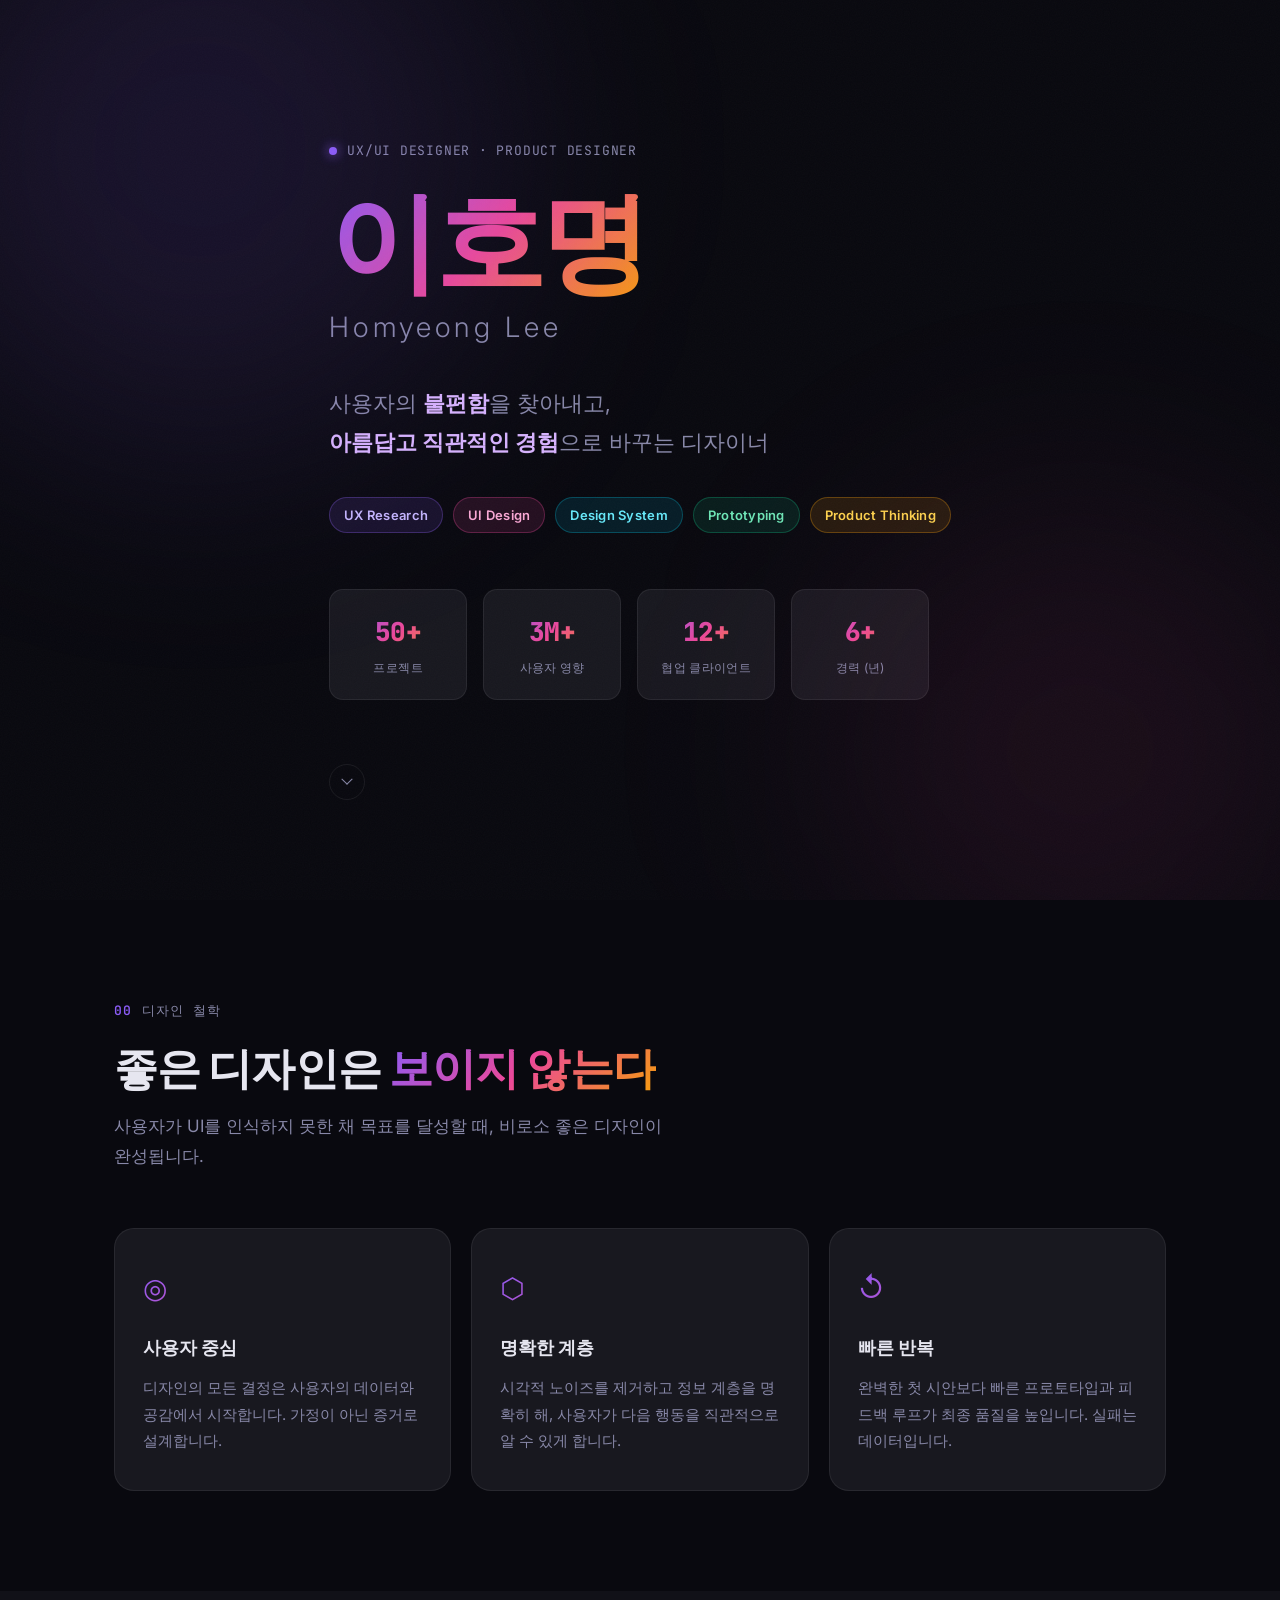
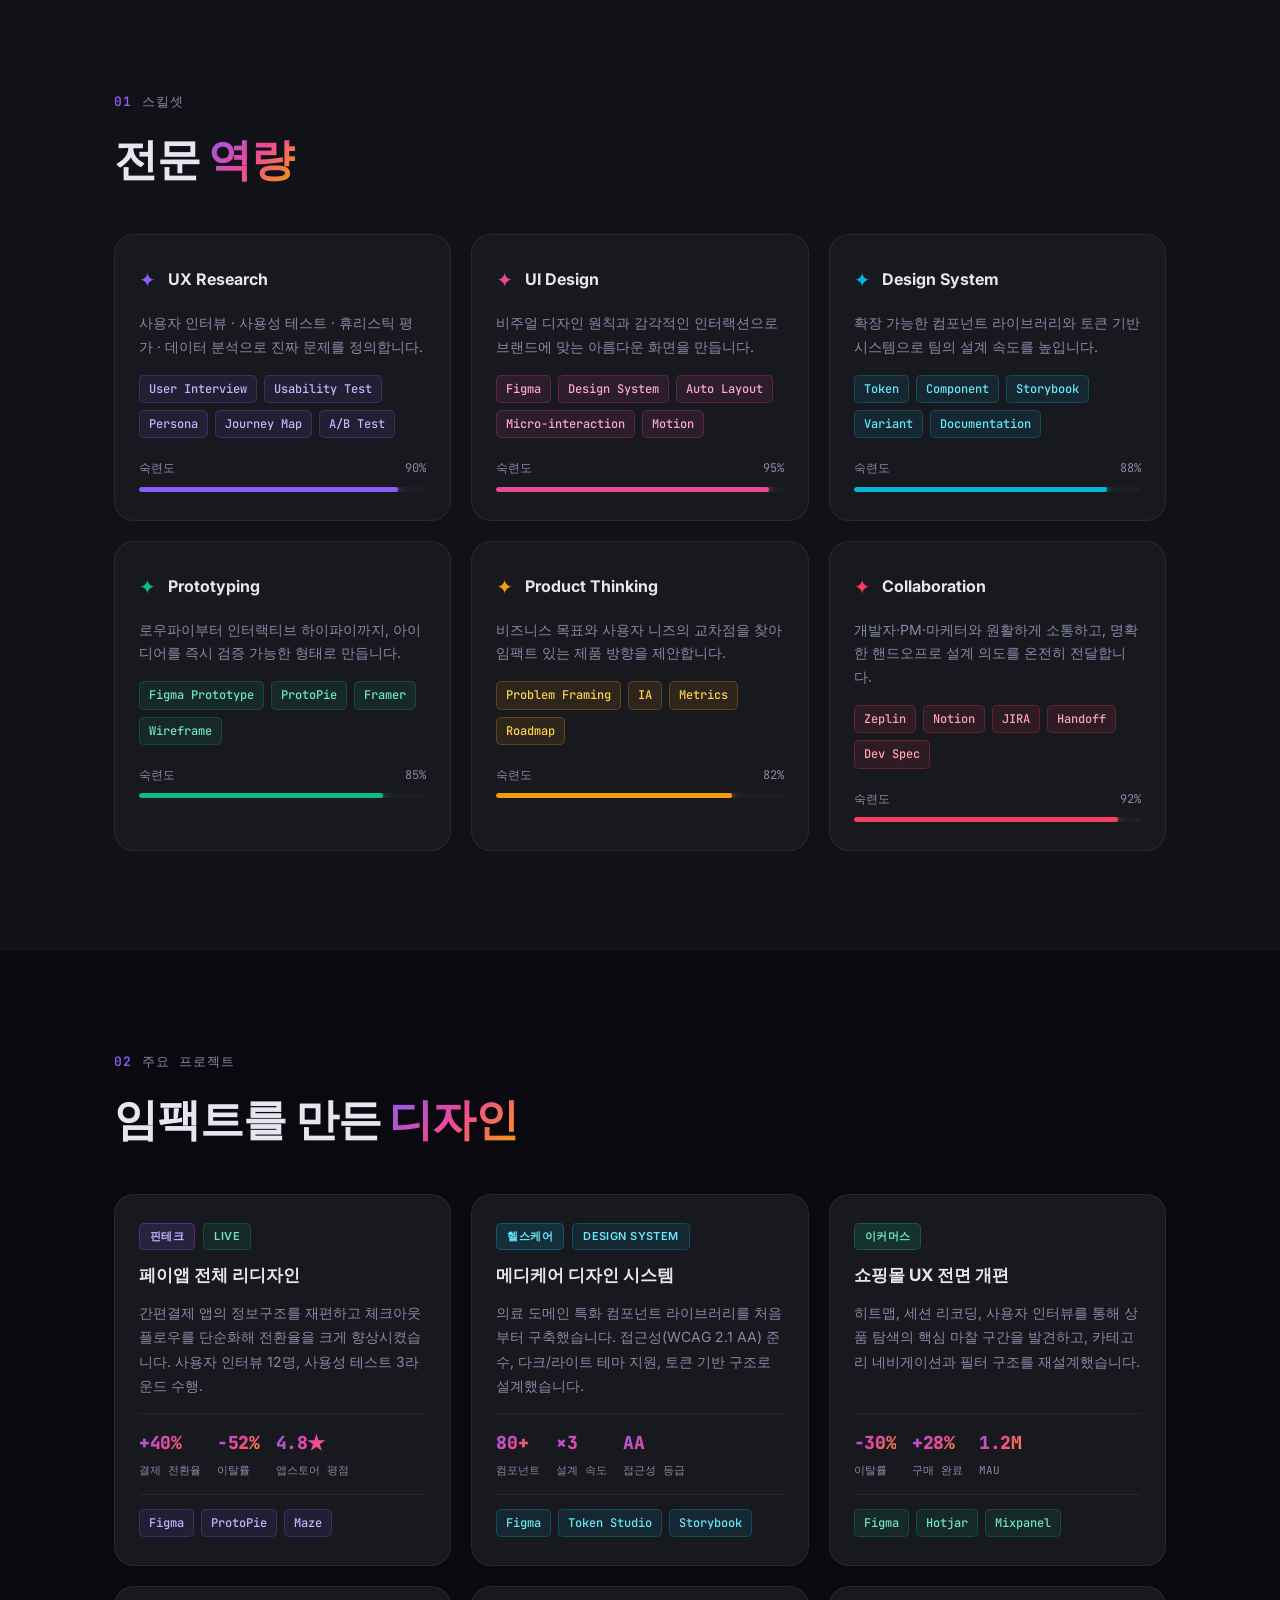
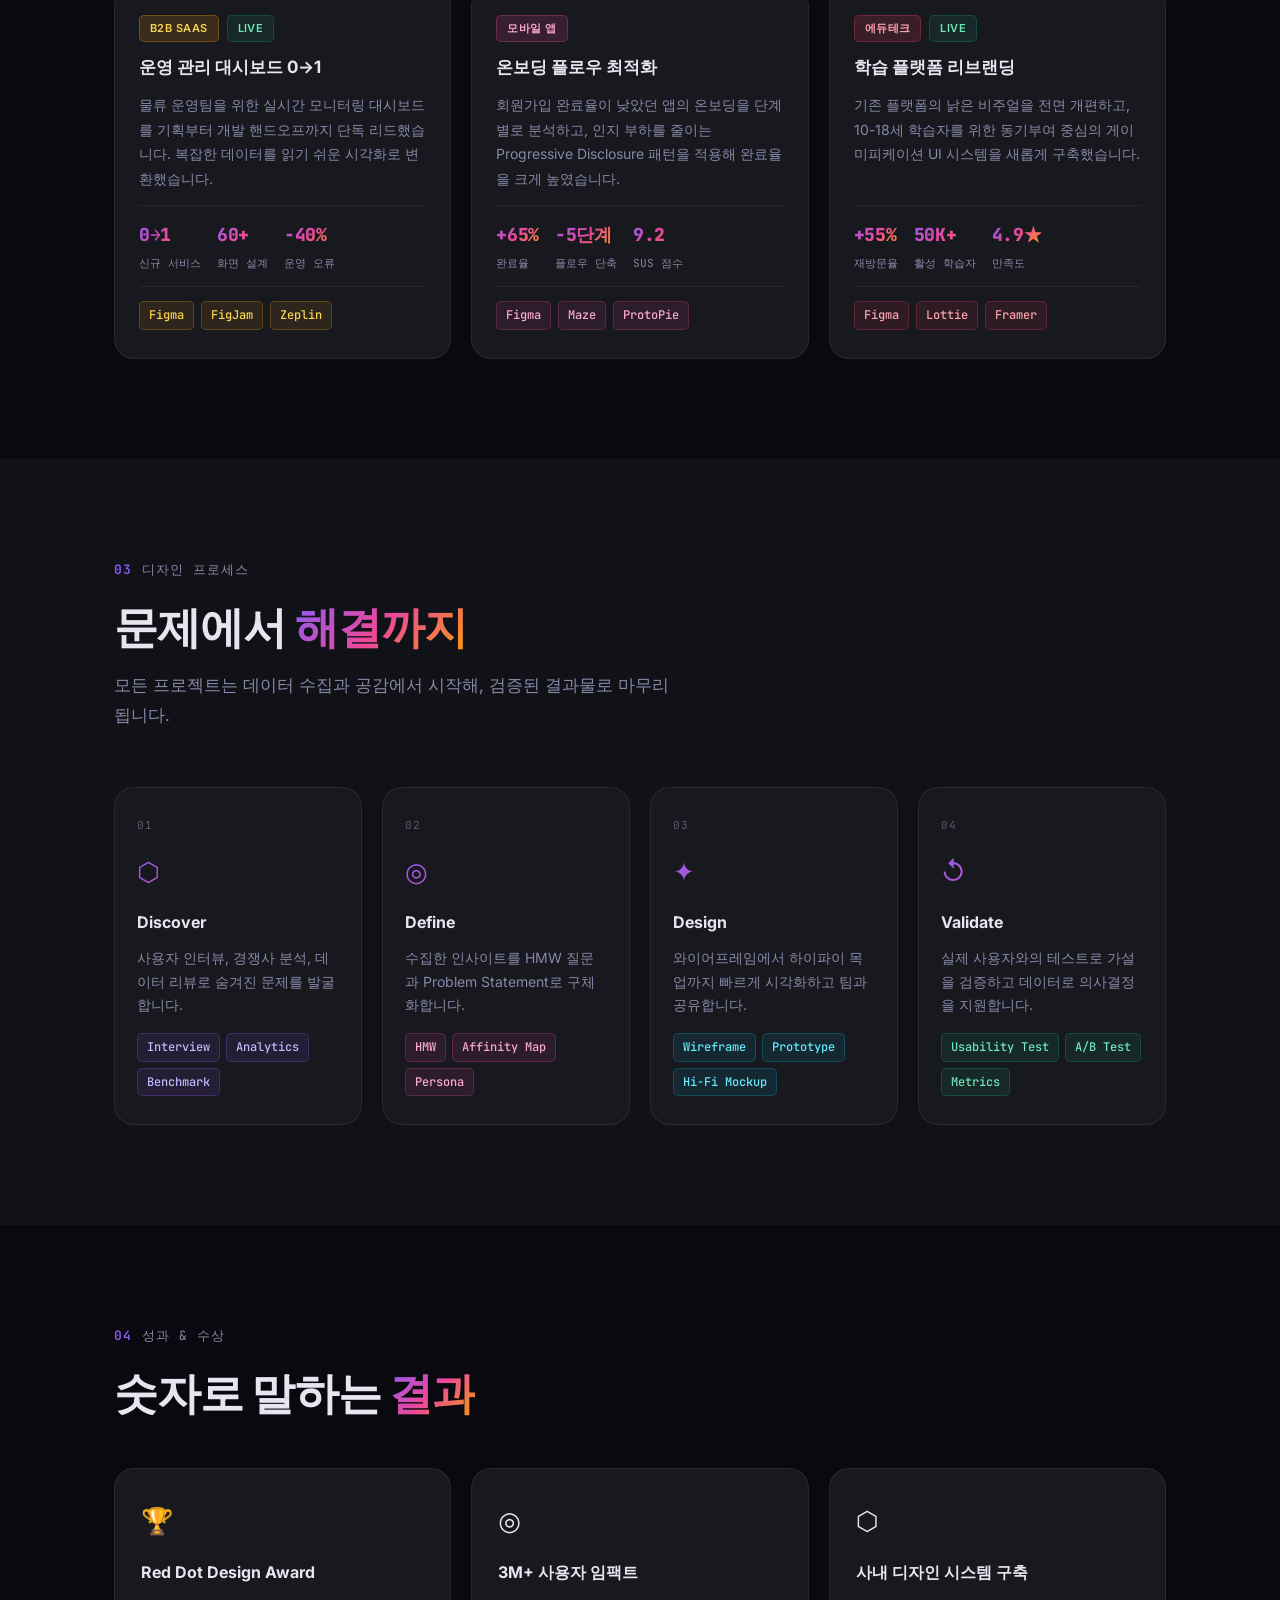
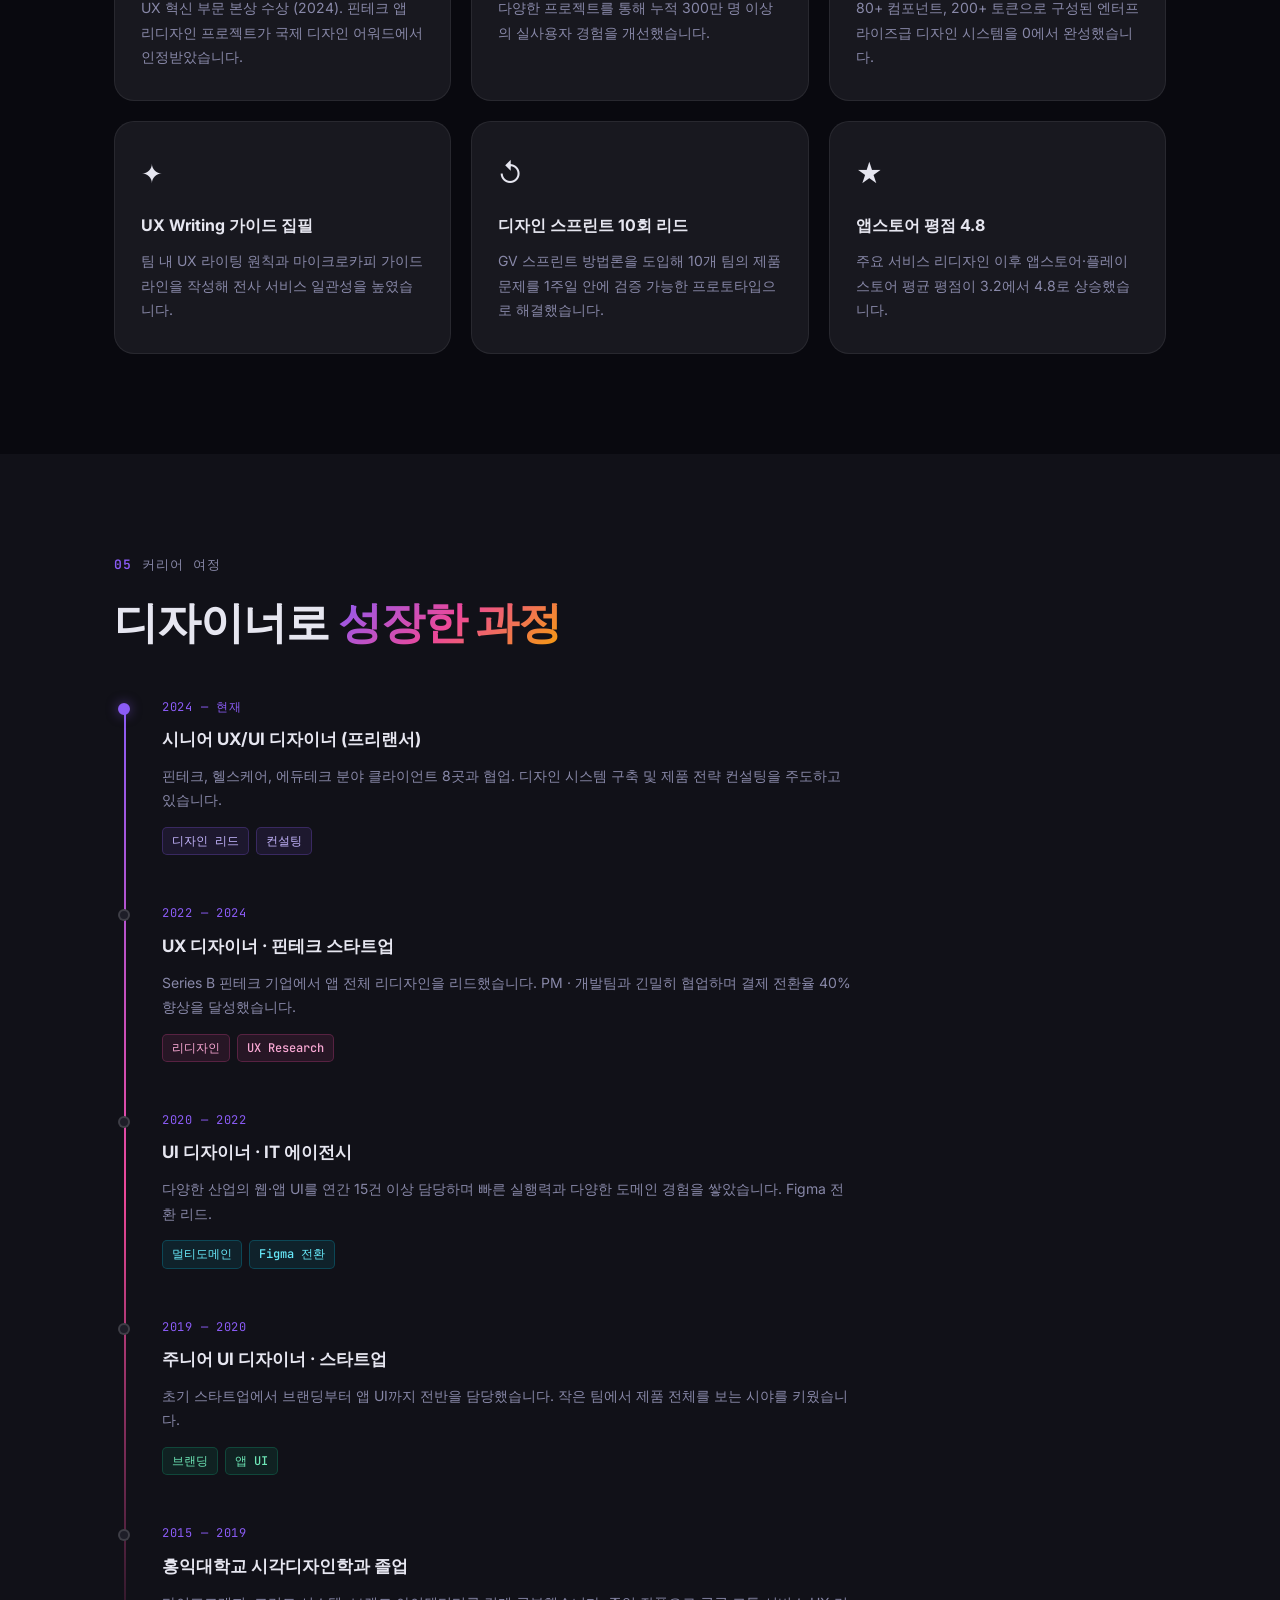
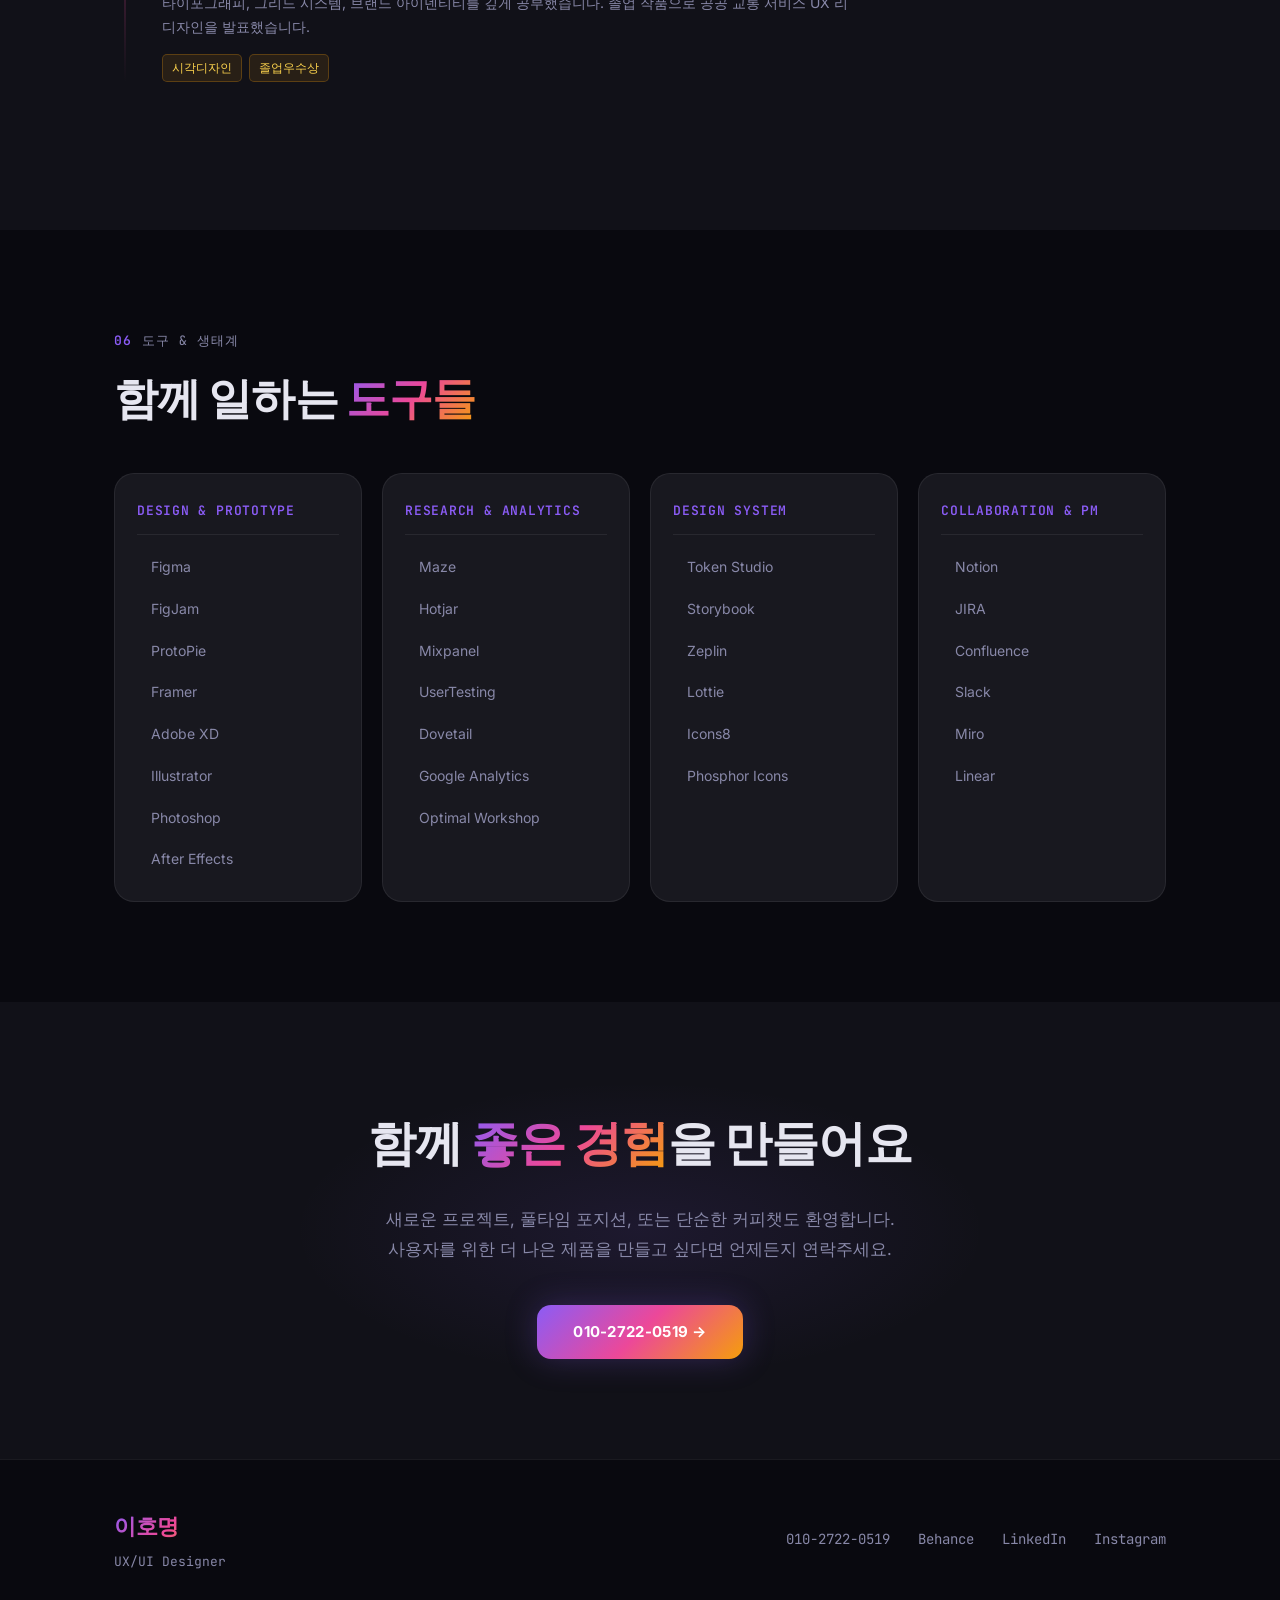
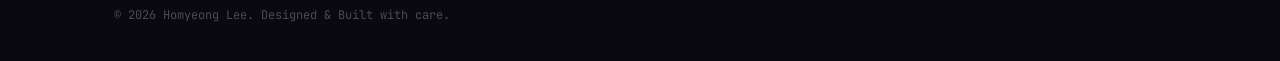
<file: index.html>
<!DOCTYPE html>
<html lang="ko">
<head>
  <meta charset="UTF-8" />
  <meta name="viewport" content="width=device-width, initial-scale=1.0" />
  <title>이호명 — UX/UI Designer</title>
  <link rel="preconnect" href="https://fonts.googleapis.com" />
  <link rel="preconnect" href="https://fonts.gstatic.com" crossorigin />
  <link href="https://fonts.googleapis.com/css2?family=Inter:wght@300;400;500;600;700;800;900&family=JetBrains+Mono:wght@400;500;600&display=swap" rel="stylesheet" />
  <link rel="stylesheet" href="style.css" />
</head>
<body>

  <!-- ── NOISE TEXTURE ── -->
  <div class="noise"></div>

  <!-- ══════════════════════════════════════
       00. HERO
  ══════════════════════════════════════ -->
  <section id="hero" class="hero">
    <div class="hero-glow hero-glow--1"></div>
    <div class="hero-glow hero-glow--2"></div>

    <div class="container">
      <div class="hero-eyebrow">
        <span class="eyebrow-dot"></span>
        <span>UX/UI Designer · Product Designer</span>
      </div>

      <h1 class="hero-name">
        <span class="gradient-text">이호명</span>
      </h1>
      <p class="hero-name-en">Homyeong Lee</p>

      <p class="hero-tagline">
        사용자의 <em>불편함</em>을 찾아내고,<br />
        <em>아름답고 직관적인 경험</em>으로 바꾸는 디자이너
      </p>

      <div class="hero-chips">
        <span class="chip chip--violet">UX Research</span>
        <span class="chip chip--pink">UI Design</span>
        <span class="chip chip--cyan">Design System</span>
        <span class="chip chip--emerald">Prototyping</span>
        <span class="chip chip--amber">Product Thinking</span>
      </div>

      <div class="hero-stats">
        <div class="stat-card">
          <span class="stat-number gradient-text">50+</span>
          <span class="stat-label">프로젝트</span>
        </div>
        <div class="stat-card">
          <span class="stat-number gradient-text">3M+</span>
          <span class="stat-label">사용자 영향</span>
        </div>
        <div class="stat-card">
          <span class="stat-number gradient-text">12+</span>
          <span class="stat-label">협업 클라이언트</span>
        </div>
        <div class="stat-card">
          <span class="stat-number gradient-text">6+</span>
          <span class="stat-label">경력 (년)</span>
        </div>
      </div>

      <div class="scroll-indicator">
        <div class="scroll-arrow"></div>
      </div>
    </div>
  </section>

  <!-- ══════════════════════════════════════
       01. PHILOSOPHY
  ══════════════════════════════════════ -->
  <section id="philosophy" class="section">
    <div class="container">
      <div class="section-label">
        <span class="label-num">00</span>
        <span>디자인 철학</span>
      </div>
      <h2 class="section-title">좋은 디자인은 <span class="gradient-text">보이지 않는다</span></h2>
      <p class="section-desc">사용자가 UI를 인식하지 못한 채 목표를 달성할 때, 비로소 좋은 디자인이 완성됩니다.</p>

      <div class="philosophy-grid">
        <div class="philosophy-card fade-in">
          <div class="philosophy-icon">◎</div>
          <h3>사용자 중심</h3>
          <p>디자인의 모든 결정은 사용자의 데이터와 공감에서 시작합니다. 가정이 아닌 증거로 설계합니다.</p>
        </div>
        <div class="philosophy-card fade-in">
          <div class="philosophy-icon">⬡</div>
          <h3>명확한 계층</h3>
          <p>시각적 노이즈를 제거하고 정보 계층을 명확히 해, 사용자가 다음 행동을 직관적으로 알 수 있게 합니다.</p>
        </div>
        <div class="philosophy-card fade-in">
          <div class="philosophy-icon">↺</div>
          <h3>빠른 반복</h3>
          <p>완벽한 첫 시안보다 빠른 프로토타입과 피드백 루프가 최종 품질을 높입니다. 실패는 데이터입니다.</p>
        </div>
      </div>
    </div>
  </section>

  <!-- ══════════════════════════════════════
       02. SKILLS
  ══════════════════════════════════════ -->
  <section id="skills" class="section section--dark">
    <div class="container">
      <div class="section-label">
        <span class="label-num">01</span>
        <span>스킬셋</span>
      </div>
      <h2 class="section-title">전문 <span class="gradient-text">역량</span></h2>

      <div class="skills-grid">

        <div class="skill-card fade-in">
          <div class="skill-card-header">
            <span class="skill-icon skill-icon--violet">✦</span>
            <h3>UX Research</h3>
          </div>
          <p class="skill-card-desc">사용자 인터뷰 · 사용성 테스트 · 휴리스틱 평가 · 데이터 분석으로 진짜 문제를 정의합니다.</p>
          <div class="skill-tags">
            <span class="tag tag--violet">User Interview</span>
            <span class="tag tag--violet">Usability Test</span>
            <span class="tag tag--violet">Persona</span>
            <span class="tag tag--violet">Journey Map</span>
            <span class="tag tag--violet">A/B Test</span>
          </div>
          <div class="skill-bar-wrap">
            <div class="skill-bar-label"><span>숙련도</span><span class="mono">90%</span></div>
            <div class="skill-bar"><div class="skill-bar-fill" data-width="90" style="--bar-color: var(--violet)"></div></div>
          </div>
        </div>

        <div class="skill-card fade-in">
          <div class="skill-card-header">
            <span class="skill-icon skill-icon--pink">✦</span>
            <h3>UI Design</h3>
          </div>
          <p class="skill-card-desc">비주얼 디자인 원칙과 감각적인 인터랙션으로 브랜드에 맞는 아름다운 화면을 만듭니다.</p>
          <div class="skill-tags">
            <span class="tag tag--pink">Figma</span>
            <span class="tag tag--pink">Design System</span>
            <span class="tag tag--pink">Auto Layout</span>
            <span class="tag tag--pink">Micro-interaction</span>
            <span class="tag tag--pink">Motion</span>
          </div>
          <div class="skill-bar-wrap">
            <div class="skill-bar-label"><span>숙련도</span><span class="mono">95%</span></div>
            <div class="skill-bar"><div class="skill-bar-fill" data-width="95" style="--bar-color: var(--pink)"></div></div>
          </div>
        </div>

        <div class="skill-card fade-in">
          <div class="skill-card-header">
            <span class="skill-icon skill-icon--cyan">✦</span>
            <h3>Design System</h3>
          </div>
          <p class="skill-card-desc">확장 가능한 컴포넌트 라이브러리와 토큰 기반 시스템으로 팀의 설계 속도를 높입니다.</p>
          <div class="skill-tags">
            <span class="tag tag--cyan">Token</span>
            <span class="tag tag--cyan">Component</span>
            <span class="tag tag--cyan">Storybook</span>
            <span class="tag tag--cyan">Variant</span>
            <span class="tag tag--cyan">Documentation</span>
          </div>
          <div class="skill-bar-wrap">
            <div class="skill-bar-label"><span>숙련도</span><span class="mono">88%</span></div>
            <div class="skill-bar"><div class="skill-bar-fill" data-width="88" style="--bar-color: var(--cyan)"></div></div>
          </div>
        </div>

        <div class="skill-card fade-in">
          <div class="skill-card-header">
            <span class="skill-icon skill-icon--emerald">✦</span>
            <h3>Prototyping</h3>
          </div>
          <p class="skill-card-desc">로우파이부터 인터랙티브 하이파이까지, 아이디어를 즉시 검증 가능한 형태로 만듭니다.</p>
          <div class="skill-tags">
            <span class="tag tag--emerald">Figma Prototype</span>
            <span class="tag tag--emerald">ProtoPie</span>
            <span class="tag tag--emerald">Framer</span>
            <span class="tag tag--emerald">Wireframe</span>
          </div>
          <div class="skill-bar-wrap">
            <div class="skill-bar-label"><span>숙련도</span><span class="mono">85%</span></div>
            <div class="skill-bar"><div class="skill-bar-fill" data-width="85" style="--bar-color: var(--emerald)"></div></div>
          </div>
        </div>

        <div class="skill-card fade-in">
          <div class="skill-card-header">
            <span class="skill-icon skill-icon--amber">✦</span>
            <h3>Product Thinking</h3>
          </div>
          <p class="skill-card-desc">비즈니스 목표와 사용자 니즈의 교차점을 찾아 임팩트 있는 제품 방향을 제안합니다.</p>
          <div class="skill-tags">
            <span class="tag tag--amber">Problem Framing</span>
            <span class="tag tag--amber">IA</span>
            <span class="tag tag--amber">Metrics</span>
            <span class="tag tag--amber">Roadmap</span>
          </div>
          <div class="skill-bar-wrap">
            <div class="skill-bar-label"><span>숙련도</span><span class="mono">82%</span></div>
            <div class="skill-bar"><div class="skill-bar-fill" data-width="82" style="--bar-color: var(--amber)"></div></div>
          </div>
        </div>

        <div class="skill-card fade-in">
          <div class="skill-card-header">
            <span class="skill-icon skill-icon--rose">✦</span>
            <h3>Collaboration</h3>
          </div>
          <p class="skill-card-desc">개발자·PM·마케터와 원활하게 소통하고, 명확한 핸드오프로 설계 의도를 온전히 전달합니다.</p>
          <div class="skill-tags">
            <span class="tag tag--rose">Zeplin</span>
            <span class="tag tag--rose">Notion</span>
            <span class="tag tag--rose">JIRA</span>
            <span class="tag tag--rose">Handoff</span>
            <span class="tag tag--rose">Dev Spec</span>
          </div>
          <div class="skill-bar-wrap">
            <div class="skill-bar-label"><span>숙련도</span><span class="mono">92%</span></div>
            <div class="skill-bar"><div class="skill-bar-fill" data-width="92" style="--bar-color: var(--rose)"></div></div>
          </div>
        </div>

      </div>
    </div>
  </section>

  <!-- ══════════════════════════════════════
       03. PROJECTS
  ══════════════════════════════════════ -->
  <section id="projects" class="section">
    <div class="container">
      <div class="section-label">
        <span class="label-num">02</span>
        <span>주요 프로젝트</span>
      </div>
      <h2 class="section-title">임팩트를 만든 <span class="gradient-text">디자인</span></h2>

      <div class="projects-grid">

        <div class="project-card fade-in">
          <div class="project-header">
            <span class="project-badge badge--violet">핀테크</span>
            <span class="project-badge badge--live">LIVE</span>
          </div>
          <h3 class="project-title">페이앱 전체 리디자인</h3>
          <p class="project-desc">간편결제 앱의 정보구조를 재편하고 체크아웃 플로우를 단순화해 전환율을 크게 향상시켰습니다. 사용자 인터뷰 12명, 사용성 테스트 3라운드 수행.</p>
          <div class="project-metrics">
            <div class="metric">
              <span class="metric-num">+40%</span>
              <span class="metric-label">결제 전환율</span>
            </div>
            <div class="metric">
              <span class="metric-num">-52%</span>
              <span class="metric-label">이탈률</span>
            </div>
            <div class="metric">
              <span class="metric-num">4.8★</span>
              <span class="metric-label">앱스토어 평점</span>
            </div>
          </div>
          <div class="project-stack">
            <span class="tag tag--violet">Figma</span>
            <span class="tag tag--violet">ProtoPie</span>
            <span class="tag tag--violet">Maze</span>
          </div>
        </div>

        <div class="project-card fade-in">
          <div class="project-header">
            <span class="project-badge badge--cyan">헬스케어</span>
            <span class="project-badge badge--system">Design System</span>
          </div>
          <h3 class="project-title">메디케어 디자인 시스템</h3>
          <p class="project-desc">의료 도메인 특화 컴포넌트 라이브러리를 처음부터 구축했습니다. 접근성(WCAG 2.1 AA) 준수, 다크/라이트 테마 지원, 토큰 기반 구조로 설계했습니다.</p>
          <div class="project-metrics">
            <div class="metric">
              <span class="metric-num">80+</span>
              <span class="metric-label">컴포넌트</span>
            </div>
            <div class="metric">
              <span class="metric-num">×3</span>
              <span class="metric-label">설계 속도</span>
            </div>
            <div class="metric">
              <span class="metric-num">AA</span>
              <span class="metric-label">접근성 등급</span>
            </div>
          </div>
          <div class="project-stack">
            <span class="tag tag--cyan">Figma</span>
            <span class="tag tag--cyan">Token Studio</span>
            <span class="tag tag--cyan">Storybook</span>
          </div>
        </div>

        <div class="project-card fade-in">
          <div class="project-header">
            <span class="project-badge badge--emerald">이커머스</span>
          </div>
          <h3 class="project-title">쇼핑몰 UX 전면 개편</h3>
          <p class="project-desc">히트맵, 세션 리코딩, 사용자 인터뷰를 통해 상품 탐색의 핵심 마찰 구간을 발견하고, 카테고리 네비게이션과 필터 구조를 재설계했습니다.</p>
          <div class="project-metrics">
            <div class="metric">
              <span class="metric-num">-30%</span>
              <span class="metric-label">이탈률</span>
            </div>
            <div class="metric">
              <span class="metric-num">+28%</span>
              <span class="metric-label">구매 완료</span>
            </div>
            <div class="metric">
              <span class="metric-num">1.2M</span>
              <span class="metric-label">MAU</span>
            </div>
          </div>
          <div class="project-stack">
            <span class="tag tag--emerald">Figma</span>
            <span class="tag tag--emerald">Hotjar</span>
            <span class="tag tag--emerald">Mixpanel</span>
          </div>
        </div>

        <div class="project-card fade-in">
          <div class="project-header">
            <span class="project-badge badge--amber">B2B SaaS</span>
            <span class="project-badge badge--live">LIVE</span>
          </div>
          <h3 class="project-title">운영 관리 대시보드 0→1</h3>
          <p class="project-desc">물류 운영팀을 위한 실시간 모니터링 대시보드를 기획부터 개발 핸드오프까지 단독 리드했습니다. 복잡한 데이터를 읽기 쉬운 시각화로 변환했습니다.</p>
          <div class="project-metrics">
            <div class="metric">
              <span class="metric-num">0→1</span>
              <span class="metric-label">신규 서비스</span>
            </div>
            <div class="metric">
              <span class="metric-num">60+</span>
              <span class="metric-label">화면 설계</span>
            </div>
            <div class="metric">
              <span class="metric-num">-40%</span>
              <span class="metric-label">운영 오류</span>
            </div>
          </div>
          <div class="project-stack">
            <span class="tag tag--amber">Figma</span>
            <span class="tag tag--amber">FigJam</span>
            <span class="tag tag--amber">Zeplin</span>
          </div>
        </div>

        <div class="project-card fade-in">
          <div class="project-header">
            <span class="project-badge badge--pink">모바일 앱</span>
          </div>
          <h3 class="project-title">온보딩 플로우 최적화</h3>
          <p class="project-desc">회원가입 완료율이 낮았던 앱의 온보딩을 단계별로 분석하고, 인지 부하를 줄이는 Progressive Disclosure 패턴을 적용해 완료율을 크게 높였습니다.</p>
          <div class="project-metrics">
            <div class="metric">
              <span class="metric-num">+65%</span>
              <span class="metric-label">완료율</span>
            </div>
            <div class="metric">
              <span class="metric-num">-5단계</span>
              <span class="metric-label">플로우 단축</span>
            </div>
            <div class="metric">
              <span class="metric-num">9.2</span>
              <span class="metric-label">SUS 점수</span>
            </div>
          </div>
          <div class="project-stack">
            <span class="tag tag--pink">Figma</span>
            <span class="tag tag--pink">Maze</span>
            <span class="tag tag--pink">ProtoPie</span>
          </div>
        </div>

        <div class="project-card fade-in">
          <div class="project-header">
            <span class="project-badge badge--rose">에듀테크</span>
            <span class="project-badge badge--live">LIVE</span>
          </div>
          <h3 class="project-title">학습 플랫폼 리브랜딩</h3>
          <p class="project-desc">기존 플랫폼의 낡은 비주얼을 전면 개편하고, 10-18세 학습자를 위한 동기부여 중심의 게이미피케이션 UI 시스템을 새롭게 구축했습니다.</p>
          <div class="project-metrics">
            <div class="metric">
              <span class="metric-num">+55%</span>
              <span class="metric-label">재방문율</span>
            </div>
            <div class="metric">
              <span class="metric-num">50K+</span>
              <span class="metric-label">활성 학습자</span>
            </div>
            <div class="metric">
              <span class="metric-num">4.9★</span>
              <span class="metric-label">만족도</span>
            </div>
          </div>
          <div class="project-stack">
            <span class="tag tag--rose">Figma</span>
            <span class="tag tag--rose">Lottie</span>
            <span class="tag tag--rose">Framer</span>
          </div>
        </div>

      </div>
    </div>
  </section>

  <!-- ══════════════════════════════════════
       04. DESIGN PROCESS
  ══════════════════════════════════════ -->
  <section id="process" class="section section--dark">
    <div class="container">
      <div class="section-label">
        <span class="label-num">03</span>
        <span>디자인 프로세스</span>
      </div>
      <h2 class="section-title">문제에서 <span class="gradient-text">해결까지</span></h2>
      <p class="section-desc">모든 프로젝트는 데이터 수집과 공감에서 시작해, 검증된 결과물로 마무리됩니다.</p>

      <div class="process-grid">
        <div class="process-step fade-in">
          <div class="process-num mono">01</div>
          <div class="process-icon">⬡</div>
          <h3>Discover</h3>
          <p>사용자 인터뷰, 경쟁사 분석, 데이터 리뷰로 숨겨진 문제를 발굴합니다.</p>
          <div class="process-methods">
            <span class="tag tag--violet">Interview</span>
            <span class="tag tag--violet">Analytics</span>
            <span class="tag tag--violet">Benchmark</span>
          </div>
        </div>
        <div class="process-step fade-in">
          <div class="process-num mono">02</div>
          <div class="process-icon">◎</div>
          <h3>Define</h3>
          <p>수집한 인사이트를 HMW 질문과 Problem Statement로 구체화합니다.</p>
          <div class="process-methods">
            <span class="tag tag--pink">HMW</span>
            <span class="tag tag--pink">Affinity Map</span>
            <span class="tag tag--pink">Persona</span>
          </div>
        </div>
        <div class="process-step fade-in">
          <div class="process-num mono">03</div>
          <div class="process-icon">✦</div>
          <h3>Design</h3>
          <p>와이어프레임에서 하이파이 목업까지 빠르게 시각화하고 팀과 공유합니다.</p>
          <div class="process-methods">
            <span class="tag tag--cyan">Wireframe</span>
            <span class="tag tag--cyan">Prototype</span>
            <span class="tag tag--cyan">Hi-Fi Mockup</span>
          </div>
        </div>
        <div class="process-step fade-in">
          <div class="process-num mono">04</div>
          <div class="process-icon">↺</div>
          <h3>Validate</h3>
          <p>실제 사용자와의 테스트로 가설을 검증하고 데이터로 의사결정을 지원합니다.</p>
          <div class="process-methods">
            <span class="tag tag--emerald">Usability Test</span>
            <span class="tag tag--emerald">A/B Test</span>
            <span class="tag tag--emerald">Metrics</span>
          </div>
        </div>
      </div>
    </div>
  </section>

  <!-- ══════════════════════════════════════
       05. ACHIEVEMENTS
  ══════════════════════════════════════ -->
  <section id="achievements" class="section">
    <div class="container">
      <div class="section-label">
        <span class="label-num">04</span>
        <span>성과 & 수상</span>
      </div>
      <h2 class="section-title">숫자로 말하는 <span class="gradient-text">결과</span></h2>

      <div class="achievement-grid">
        <div class="achievement-card fade-in">
          <span class="achievement-icon">🏆</span>
          <h3>Red Dot Design Award</h3>
          <p>UX 혁신 부문 본상 수상 (2024). 핀테크 앱 리디자인 프로젝트가 국제 디자인 어워드에서 인정받았습니다.</p>
        </div>
        <div class="achievement-card fade-in">
          <span class="achievement-icon">◎</span>
          <h3>3M+ 사용자 임팩트</h3>
          <p>다양한 프로젝트를 통해 누적 300만 명 이상의 실사용자 경험을 개선했습니다.</p>
        </div>
        <div class="achievement-card fade-in">
          <span class="achievement-icon">⬡</span>
          <h3>사내 디자인 시스템 구축</h3>
          <p>80+ 컴포넌트, 200+ 토큰으로 구성된 엔터프라이즈급 디자인 시스템을 0에서 완성했습니다.</p>
        </div>
        <div class="achievement-card fade-in">
          <span class="achievement-icon">✦</span>
          <h3>UX Writing 가이드 집필</h3>
          <p>팀 내 UX 라이팅 원칙과 마이크로카피 가이드라인을 작성해 전사 서비스 일관성을 높였습니다.</p>
        </div>
        <div class="achievement-card fade-in">
          <span class="achievement-icon">↺</span>
          <h3>디자인 스프린트 10회 리드</h3>
          <p>GV 스프린트 방법론을 도입해 10개 팀의 제품 문제를 1주일 안에 검증 가능한 프로토타입으로 해결했습니다.</p>
        </div>
        <div class="achievement-card fade-in">
          <span class="achievement-icon">★</span>
          <h3>앱스토어 평점 4.8</h3>
          <p>주요 서비스 리디자인 이후 앱스토어·플레이스토어 평균 평점이 3.2에서 4.8로 상승했습니다.</p>
        </div>
      </div>
    </div>
  </section>

  <!-- ══════════════════════════════════════
       06. JOURNEY
  ══════════════════════════════════════ -->
  <section id="journey" class="section section--dark">
    <div class="container">
      <div class="section-label">
        <span class="label-num">05</span>
        <span>커리어 여정</span>
      </div>
      <h2 class="section-title">디자이너로 <span class="gradient-text">성장한 과정</span></h2>

      <div class="timeline">

        <div class="timeline-item fade-in timeline-item--active">
          <div class="timeline-dot timeline-dot--active"></div>
          <div class="timeline-content">
            <span class="timeline-date mono">2024 — 현재</span>
            <h3>시니어 UX/UI 디자이너 (프리랜서)</h3>
            <p>핀테크, 헬스케어, 에듀테크 분야 클라이언트 8곳과 협업. 디자인 시스템 구축 및 제품 전략 컨설팅을 주도하고 있습니다.</p>
            <div class="timeline-tags">
              <span class="tag tag--violet">디자인 리드</span>
              <span class="tag tag--violet">컨설팅</span>
            </div>
          </div>
        </div>

        <div class="timeline-item fade-in">
          <div class="timeline-dot"></div>
          <div class="timeline-content">
            <span class="timeline-date mono">2022 — 2024</span>
            <h3>UX 디자이너 · 핀테크 스타트업</h3>
            <p>Series B 핀테크 기업에서 앱 전체 리디자인을 리드했습니다. PM · 개발팀과 긴밀히 협업하며 결제 전환율 40% 향상을 달성했습니다.</p>
            <div class="timeline-tags">
              <span class="tag tag--pink">리디자인</span>
              <span class="tag tag--pink">UX Research</span>
            </div>
          </div>
        </div>

        <div class="timeline-item fade-in">
          <div class="timeline-dot"></div>
          <div class="timeline-content">
            <span class="timeline-date mono">2020 — 2022</span>
            <h3>UI 디자이너 · IT 에이전시</h3>
            <p>다양한 산업의 웹·앱 UI를 연간 15건 이상 담당하며 빠른 실행력과 다양한 도메인 경험을 쌓았습니다. Figma 전환 리드.</p>
            <div class="timeline-tags">
              <span class="tag tag--cyan">멀티도메인</span>
              <span class="tag tag--cyan">Figma 전환</span>
            </div>
          </div>
        </div>

        <div class="timeline-item fade-in">
          <div class="timeline-dot"></div>
          <div class="timeline-content">
            <span class="timeline-date mono">2019 — 2020</span>
            <h3>주니어 UI 디자이너 · 스타트업</h3>
            <p>초기 스타트업에서 브랜딩부터 앱 UI까지 전반을 담당했습니다. 작은 팀에서 제품 전체를 보는 시야를 키웠습니다.</p>
            <div class="timeline-tags">
              <span class="tag tag--emerald">브랜딩</span>
              <span class="tag tag--emerald">앱 UI</span>
            </div>
          </div>
        </div>

        <div class="timeline-item fade-in">
          <div class="timeline-dot"></div>
          <div class="timeline-content">
            <span class="timeline-date mono">2015 — 2019</span>
            <h3>홍익대학교 시각디자인학과 졸업</h3>
            <p>타이포그래피, 그리드 시스템, 브랜드 아이덴티티를 깊게 공부했습니다. 졸업 작품으로 공공 교통 서비스 UX 리디자인을 발표했습니다.</p>
            <div class="timeline-tags">
              <span class="tag tag--amber">시각디자인</span>
              <span class="tag tag--amber">졸업우수상</span>
            </div>
          </div>
        </div>

      </div>
    </div>
  </section>

  <!-- ══════════════════════════════════════
       07. TOOLS
  ══════════════════════════════════════ -->
  <section id="tools" class="section">
    <div class="container">
      <div class="section-label">
        <span class="label-num">06</span>
        <span>도구 & 생태계</span>
      </div>
      <h2 class="section-title">함께 일하는 <span class="gradient-text">도구들</span></h2>

      <div class="tools-grid">
        <div class="tools-category fade-in">
          <h4 class="tools-category-title">Design & Prototype</h4>
          <div class="tool-list">
            <span class="tool-item">Figma</span>
            <span class="tool-item">FigJam</span>
            <span class="tool-item">ProtoPie</span>
            <span class="tool-item">Framer</span>
            <span class="tool-item">Adobe XD</span>
            <span class="tool-item">Illustrator</span>
            <span class="tool-item">Photoshop</span>
            <span class="tool-item">After Effects</span>
          </div>
        </div>
        <div class="tools-category fade-in">
          <h4 class="tools-category-title">Research & Analytics</h4>
          <div class="tool-list">
            <span class="tool-item">Maze</span>
            <span class="tool-item">Hotjar</span>
            <span class="tool-item">Mixpanel</span>
            <span class="tool-item">UserTesting</span>
            <span class="tool-item">Dovetail</span>
            <span class="tool-item">Google Analytics</span>
            <span class="tool-item">Optimal Workshop</span>
          </div>
        </div>
        <div class="tools-category fade-in">
          <h4 class="tools-category-title">Design System</h4>
          <div class="tool-list">
            <span class="tool-item">Token Studio</span>
            <span class="tool-item">Storybook</span>
            <span class="tool-item">Zeplin</span>
            <span class="tool-item">Lottie</span>
            <span class="tool-item">Icons8</span>
            <span class="tool-item">Phosphor Icons</span>
          </div>
        </div>
        <div class="tools-category fade-in">
          <h4 class="tools-category-title">Collaboration & PM</h4>
          <div class="tool-list">
            <span class="tool-item">Notion</span>
            <span class="tool-item">JIRA</span>
            <span class="tool-item">Confluence</span>
            <span class="tool-item">Slack</span>
            <span class="tool-item">Miro</span>
            <span class="tool-item">Linear</span>
          </div>
        </div>
      </div>
    </div>
  </section>

  <!-- ══════════════════════════════════════
       CTA BANNER
  ══════════════════════════════════════ -->
  <section class="cta-section">
    <div class="cta-glow"></div>
    <div class="container">
      <div class="cta-inner">
        <h2>함께 <span class="gradient-text">좋은 경험</span>을 만들어요</h2>
        <p>새로운 프로젝트, 풀타임 포지션, 또는 단순한 커피챗도 환영합니다.<br/>
        사용자를 위한 더 나은 제품을 만들고 싶다면 언제든지 연락주세요.</p>
        <a href="tel:01027220519" class="cta-btn">010-2722-0519 →</a>
      </div>
    </div>
  </section>

  <!-- ══════════════════════════════════════
       FOOTER
  ══════════════════════════════════════ -->
  <footer class="footer">
    <div class="container">
      <div class="footer-inner">
        <div class="footer-left">
          <span class="footer-name gradient-text">이호명</span>
          <span class="footer-role">UX/UI Designer</span>
        </div>
        <div class="footer-links">
          <a href="tel:01027220519">010-2722-0519</a>
          <a href="#">Behance</a>
          <a href="#">LinkedIn</a>
          <a href="#">Instagram</a>
        </div>
      </div>
      <div class="footer-bottom">
        <span class="mono">© 2026 Homyeong Lee. Designed &amp; Built with care.</span>
      </div>
    </div>
  </footer>

  <script>
    // ── Intersection Observer: fade-in & skill bars ──
    const fadeEls = document.querySelectorAll('.fade-in');
    const barEls  = document.querySelectorAll('.skill-bar-fill');

    const fadeObserver = new IntersectionObserver((entries) => {
      entries.forEach(entry => {
        if (entry.isIntersecting) {
          entry.target.classList.add('visible');
          fadeObserver.unobserve(entry.target);
        }
      });
    }, { threshold: 0.12 });

    fadeEls.forEach(el => fadeObserver.observe(el));

    const barObserver = new IntersectionObserver((entries) => {
      entries.forEach(entry => {
        if (entry.isIntersecting) {
          const bar = entry.target;
          bar.style.width = bar.dataset.width + '%';
          barObserver.unobserve(bar);
        }
      });
    }, { threshold: 0.5 });

    barEls.forEach(el => barObserver.observe(el));

    // ── Active nav on scroll (optional smooth feel) ──
    document.querySelectorAll('a[href^="#"]').forEach(link => {
      link.addEventListener('click', e => {
        const target = document.querySelector(link.getAttribute('href'));
        if (target) {
          e.preventDefault();
          target.scrollIntoView({ behavior: 'smooth' });
        }
      });
    });
  </script>
</body>
</html>
</file>
<file: style.css>
/* ============================================================
   CUSTOM PROPERTIES
   ============================================================ */
:root {
  /* Colors */
  --bg:        #09090f;
  --surface-1: #111118;
  --surface-2: #18181f;
  --surface-3: #1e1e28;
  --border:    rgba(255,255,255,0.07);
  --border-h:  rgba(255,255,255,0.14);
  --text:      #e6e6f0;
  --text-muted:#8888a8;

  /* Accents */
  --violet:  #8b5cf6;
  --pink:    #ec4899;
  --cyan:    #06b6d4;
  --emerald: #10b981;
  --amber:   #f59e0b;
  --rose:    #f43f5e;

  /* Gradient */
  --grad: linear-gradient(135deg, #8b5cf6 0%, #ec4899 50%, #f59e0b 100%);

  /* Type */
  --font-sans: 'Inter', system-ui, sans-serif;
  --font-mono: 'JetBrains Mono', monospace;

  /* Radius */
  --r-sm: 8px;
  --r-md: 14px;
  --r-lg: 20px;

  /* Transitions */
  --transition: 0.3s cubic-bezier(0.4, 0, 0.2, 1);
}

/* ============================================================
   RESET & BASE
   ============================================================ */
*, *::before, *::after { box-sizing: border-box; margin: 0; padding: 0; }

html { scroll-behavior: smooth; }

body {
  background: var(--bg);
  color: var(--text);
  font-family: var(--font-sans);
  font-size: 16px;
  line-height: 1.7;
  -webkit-font-smoothing: antialiased;
  overflow-x: hidden;
}

a { color: inherit; text-decoration: none; }
em { font-style: normal; color: #d8b4fe; font-weight: 600; }

/* ── Noise texture ── */
.noise {
  position: fixed;
  inset: 0;
  background-image: url("data:image/svg+xml,%3Csvg viewBox='0 0 200 200' xmlns='http://www.w3.org/2000/svg'%3E%3Cfilter id='n'%3E%3CfeTurbulence type='fractalNoise' baseFrequency='0.85' numOctaves='4' stitchTiles='stitch'/%3E%3C/filter%3E%3Crect width='100%25' height='100%25' filter='url(%23n)' opacity='1'/%3E%3C/svg%3E");
  background-size: 200px 200px;
  opacity: 0.028;
  pointer-events: none;
  z-index: 999;
}

/* ── Utility ── */
.mono { font-family: var(--font-mono); }

.gradient-text {
  background: var(--grad);
  -webkit-background-clip: text;
  -webkit-text-fill-color: transparent;
  background-clip: text;
}

.container {
  max-width: 1100px;
  margin: 0 auto;
  padding: 0 24px;
}

/* ── Fade-in animation ── */
.fade-in {
  opacity: 0;
  transform: translateY(28px);
  transition: opacity 0.65s ease, transform 0.65s ease;
}
.fade-in.visible {
  opacity: 1;
  transform: translateY(0);
}
.fade-in:nth-child(2) { transition-delay: 0.1s; }
.fade-in:nth-child(3) { transition-delay: 0.2s; }
.fade-in:nth-child(4) { transition-delay: 0.3s; }
.fade-in:nth-child(5) { transition-delay: 0.35s; }
.fade-in:nth-child(6) { transition-delay: 0.4s; }

/* ============================================================
   SECTION SHARED
   ============================================================ */
.section { padding: 100px 0; }
.section--dark { background: var(--surface-1); }

.section-label {
  display: flex;
  align-items: center;
  gap: 10px;
  margin-bottom: 20px;
  font-size: 13px;
  font-family: var(--font-mono);
  color: var(--text-muted);
  letter-spacing: 0.08em;
  text-transform: uppercase;
}

.label-num {
  color: var(--violet);
  font-weight: 600;
}

.section-title {
  font-size: clamp(28px, 4vw, 44px);
  font-weight: 800;
  line-height: 1.2;
  letter-spacing: -0.02em;
  margin-bottom: 16px;
}

.section-desc {
  color: var(--text-muted);
  font-size: 17px;
  max-width: 560px;
  margin-bottom: 56px;
  line-height: 1.8;
}

/* ============================================================
   HERO
   ============================================================ */
.hero {
  position: relative;
  min-height: 100vh;
  display: flex;
  align-items: center;
  padding: 120px 0 80px;
  overflow: hidden;
}

.hero-glow {
  position: absolute;
  border-radius: 50%;
  filter: blur(120px);
  pointer-events: none;
}
.hero-glow--1 {
  width: 600px; height: 600px;
  background: rgba(139,92,246,0.12);
  top: -150px; left: -100px;
}
.hero-glow--2 {
  width: 500px; height: 500px;
  background: rgba(236,72,153,0.08);
  bottom: -100px; right: -50px;
}

.hero-eyebrow {
  display: flex;
  align-items: center;
  gap: 10px;
  font-size: 13px;
  font-family: var(--font-mono);
  color: var(--text-muted);
  letter-spacing: 0.06em;
  text-transform: uppercase;
  margin-bottom: 24px;
}

.eyebrow-dot {
  width: 8px; height: 8px;
  border-radius: 50%;
  background: var(--violet);
  box-shadow: 0 0 12px var(--violet);
  animation: pulse 2.4s ease-in-out infinite;
}

@keyframes pulse {
  0%, 100% { opacity: 1; box-shadow: 0 0 12px var(--violet); }
  50%       { opacity: 0.5; box-shadow: 0 0 4px var(--violet); }
}

.hero-name {
  font-size: clamp(64px, 11vw, 110px);
  font-weight: 900;
  line-height: 1;
  letter-spacing: -0.04em;
  margin-bottom: 8px;
}

.hero-name-en {
  font-size: clamp(20px, 3vw, 28px);
  font-weight: 300;
  color: var(--text-muted);
  letter-spacing: 0.15em;
  margin-bottom: 32px;
}

.hero-tagline {
  font-size: clamp(17px, 2vw, 22px);
  font-weight: 400;
  color: var(--text-muted);
  line-height: 1.75;
  max-width: 540px;
  margin-bottom: 36px;
}

/* ── Chips ── */
.hero-chips {
  display: flex;
  flex-wrap: wrap;
  gap: 10px;
  margin-bottom: 56px;
}

.chip {
  display: inline-flex;
  align-items: center;
  gap: 6px;
  padding: 6px 14px;
  border-radius: 999px;
  font-size: 13px;
  font-weight: 600;
  border: 1px solid transparent;
  letter-spacing: 0.02em;
}

.chip--violet  { background: rgba(139,92,246,0.12); border-color: rgba(139,92,246,0.3); color: #c4b5fd; }
.chip--pink    { background: rgba(236,72,153,0.12);  border-color: rgba(236,72,153,0.3);  color: #f9a8d4; }
.chip--cyan    { background: rgba(6,182,212,0.12);   border-color: rgba(6,182,212,0.3);   color: #67e8f9; }
.chip--emerald { background: rgba(16,185,129,0.12);  border-color: rgba(16,185,129,0.3);  color: #6ee7b7; }
.chip--amber   { background: rgba(245,158,11,0.12);  border-color: rgba(245,158,11,0.3);  color: #fcd34d; }

/* ── Stats ── */
.hero-stats {
  display: grid;
  grid-template-columns: repeat(4, 1fr);
  gap: 16px;
  max-width: 600px;
  margin-bottom: 64px;
}

.stat-card {
  background: var(--surface-2);
  border: 1px solid var(--border);
  border-radius: var(--r-md);
  padding: 20px 16px;
  display: flex;
  flex-direction: column;
  gap: 4px;
  text-align: center;
  transition: border-color var(--transition), transform var(--transition);
}

.stat-card:hover {
  border-color: var(--border-h);
  transform: translateY(-3px);
}

.stat-number {
  font-size: 26px;
  font-weight: 800;
  font-family: var(--font-mono);
  letter-spacing: -0.02em;
}

.stat-label {
  font-size: 12px;
  color: var(--text-muted);
  letter-spacing: 0.03em;
}

/* ── Scroll indicator ── */
.scroll-indicator {
  display: flex;
  justify-content: flex-start;
}

.scroll-arrow {
  width: 36px; height: 36px;
  border: 1.5px solid var(--border);
  border-radius: 50%;
  display: flex;
  align-items: center;
  justify-content: center;
  animation: bounce 2s ease-in-out infinite;
}

.scroll-arrow::after {
  content: '';
  width: 8px; height: 8px;
  border-right: 1.5px solid var(--text-muted);
  border-bottom: 1.5px solid var(--text-muted);
  transform: rotate(45deg) translate(-2px, -2px);
}

@keyframes bounce {
  0%, 100% { transform: translateY(0); }
  50%       { transform: translateY(8px); }
}

/* ============================================================
   PHILOSOPHY
   ============================================================ */
.philosophy-grid {
  display: grid;
  grid-template-columns: repeat(3, 1fr);
  gap: 20px;
  margin-top: 48px;
}

.philosophy-card {
  background: var(--surface-2);
  border: 1px solid var(--border);
  border-radius: var(--r-lg);
  padding: 36px 28px;
  position: relative;
  overflow: hidden;
  transition: border-color var(--transition), transform var(--transition);
}

.philosophy-card::before {
  content: '';
  position: absolute;
  top: 0; left: 0; right: 0;
  height: 2px;
  background: var(--grad);
  opacity: 0;
  transition: opacity var(--transition);
}

.philosophy-card:hover { border-color: var(--border-h); transform: translateY(-4px); }
.philosophy-card:hover::before { opacity: 1; }

.philosophy-icon {
  font-size: 28px;
  margin-bottom: 20px;
  background: var(--grad);
  -webkit-background-clip: text;
  -webkit-text-fill-color: transparent;
  background-clip: text;
}

.philosophy-card h3 {
  font-size: 18px;
  font-weight: 700;
  margin-bottom: 12px;
}

.philosophy-card p {
  font-size: 15px;
  color: var(--text-muted);
  line-height: 1.75;
}

/* ============================================================
   SKILLS
   ============================================================ */
.skills-grid {
  display: grid;
  grid-template-columns: repeat(3, 1fr);
  gap: 20px;
  margin-top: 48px;
}

.skill-card {
  background: var(--surface-2);
  border: 1px solid var(--border);
  border-radius: var(--r-lg);
  padding: 28px 24px;
  transition: border-color var(--transition), transform var(--transition);
}

.skill-card:hover { border-color: var(--border-h); transform: translateY(-3px); }

.skill-card-header {
  display: flex;
  align-items: center;
  gap: 12px;
  margin-bottom: 14px;
}

.skill-icon {
  font-size: 20px;
}

.skill-card-header h3 {
  font-size: 16px;
  font-weight: 700;
}

.skill-icon--violet  { color: var(--violet); }
.skill-icon--pink    { color: var(--pink); }
.skill-icon--cyan    { color: var(--cyan); }
.skill-icon--emerald { color: var(--emerald); }
.skill-icon--amber   { color: var(--amber); }
.skill-icon--rose    { color: var(--rose); }

.skill-card-desc {
  font-size: 14px;
  color: var(--text-muted);
  line-height: 1.7;
  margin-bottom: 16px;
}

.skill-tags {
  display: flex;
  flex-wrap: wrap;
  gap: 7px;
  margin-bottom: 20px;
}

/* ── Tags ── */
.tag {
  display: inline-block;
  padding: 3px 9px;
  border-radius: 5px;
  font-size: 12px;
  font-family: var(--font-mono);
  font-weight: 500;
  border: 1px solid transparent;
}
.tag--violet  { background: rgba(139,92,246,0.1); border-color: rgba(139,92,246,0.25); color: #c4b5fd; }
.tag--pink    { background: rgba(236,72,153,0.1);  border-color: rgba(236,72,153,0.25);  color: #f9a8d4; }
.tag--cyan    { background: rgba(6,182,212,0.1);   border-color: rgba(6,182,212,0.25);   color: #67e8f9; }
.tag--emerald { background: rgba(16,185,129,0.1);  border-color: rgba(16,185,129,0.25);  color: #6ee7b7; }
.tag--amber   { background: rgba(245,158,11,0.1);  border-color: rgba(245,158,11,0.25);  color: #fcd34d; }
.tag--rose    { background: rgba(244,63,94,0.1);   border-color: rgba(244,63,94,0.25);   color: #fda4af; }

/* ── Skill bars ── */
.skill-bar-wrap { margin-top: auto; }

.skill-bar-label {
  display: flex;
  justify-content: space-between;
  font-size: 12px;
  color: var(--text-muted);
  margin-bottom: 8px;
  font-family: var(--font-mono);
}

.skill-bar {
  background: var(--surface-3);
  border-radius: 999px;
  height: 5px;
  overflow: hidden;
}

.skill-bar-fill {
  height: 100%;
  width: 0;
  border-radius: 999px;
  background: var(--bar-color, var(--violet));
  transition: width 1.2s cubic-bezier(0.4, 0, 0.2, 1);
  box-shadow: 0 0 8px var(--bar-color, var(--violet));
}

/* ============================================================
   PROJECTS
   ============================================================ */
.projects-grid {
  display: grid;
  grid-template-columns: repeat(3, 1fr);
  gap: 20px;
  margin-top: 48px;
}

.project-card {
  background: var(--surface-2);
  border: 1px solid var(--border);
  border-radius: var(--r-lg);
  padding: 28px 24px;
  display: flex;
  flex-direction: column;
  gap: 14px;
  transition: border-color var(--transition), transform var(--transition);
  position: relative;
  overflow: hidden;
}

.project-card::before {
  content: '';
  position: absolute;
  top: 0; left: 0; right: 0;
  height: 2px;
  background: var(--grad);
  opacity: 0;
  transition: opacity var(--transition);
}

.project-card:hover { border-color: var(--border-h); transform: translateY(-4px); }
.project-card:hover::before { opacity: 1; }

.project-header {
  display: flex;
  align-items: center;
  gap: 8px;
  flex-wrap: wrap;
}

/* ── Badges ── */
.project-badge {
  padding: 3px 10px;
  border-radius: 5px;
  font-size: 11px;
  font-weight: 600;
  letter-spacing: 0.04em;
  text-transform: uppercase;
}
.badge--violet  { background: rgba(139,92,246,0.15); color: #c4b5fd; border: 1px solid rgba(139,92,246,0.3); }
.badge--cyan    { background: rgba(6,182,212,0.15);   color: #67e8f9; border: 1px solid rgba(6,182,212,0.3);  }
.badge--emerald { background: rgba(16,185,129,0.15);  color: #6ee7b7; border: 1px solid rgba(16,185,129,0.3); }
.badge--amber   { background: rgba(245,158,11,0.15);  color: #fcd34d; border: 1px solid rgba(245,158,11,0.3); }
.badge--pink    { background: rgba(236,72,153,0.15);  color: #f9a8d4; border: 1px solid rgba(236,72,153,0.3);  }
.badge--rose    { background: rgba(244,63,94,0.15);   color: #fda4af; border: 1px solid rgba(244,63,94,0.3);  }
.badge--live    { background: rgba(16,185,129,0.1); color: #6ee7b7; border: 1px solid rgba(16,185,129,0.25); }
.badge--system  { background: rgba(6,182,212,0.1);  color: #67e8f9; border: 1px solid rgba(6,182,212,0.25);  }

.project-title {
  font-size: 17px;
  font-weight: 700;
  line-height: 1.35;
}

.project-desc {
  font-size: 14px;
  color: var(--text-muted);
  line-height: 1.75;
  flex: 1;
}

.project-metrics {
  display: flex;
  gap: 16px;
  padding: 14px 0;
  border-top: 1px solid var(--border);
  border-bottom: 1px solid var(--border);
}

.metric {
  display: flex;
  flex-direction: column;
  gap: 3px;
}

.metric-num {
  font-size: 18px;
  font-weight: 800;
  font-family: var(--font-mono);
  background: var(--grad);
  -webkit-background-clip: text;
  -webkit-text-fill-color: transparent;
  background-clip: text;
  letter-spacing: -0.02em;
}

.metric-label {
  font-size: 11px;
  color: var(--text-muted);
  font-family: var(--font-mono);
  white-space: nowrap;
}

.project-stack {
  display: flex;
  flex-wrap: wrap;
  gap: 7px;
}

/* ============================================================
   PROCESS
   ============================================================ */
.process-grid {
  display: grid;
  grid-template-columns: repeat(4, 1fr);
  gap: 20px;
  margin-top: 48px;
}

.process-step {
  background: var(--surface-2);
  border: 1px solid var(--border);
  border-radius: var(--r-lg);
  padding: 28px 22px;
  position: relative;
  overflow: hidden;
  transition: border-color var(--transition), transform var(--transition);
}

.process-step:hover { border-color: var(--border-h); transform: translateY(-3px); }

.process-num {
  font-size: 11px;
  color: var(--text-muted);
  letter-spacing: 0.1em;
  margin-bottom: 16px;
  opacity: 0.6;
}

.process-icon {
  font-size: 26px;
  background: var(--grad);
  -webkit-background-clip: text;
  -webkit-text-fill-color: transparent;
  background-clip: text;
  margin-bottom: 14px;
}

.process-step h3 {
  font-size: 16px;
  font-weight: 700;
  margin-bottom: 10px;
}

.process-step p {
  font-size: 14px;
  color: var(--text-muted);
  line-height: 1.7;
  margin-bottom: 16px;
}

.process-methods {
  display: flex;
  flex-wrap: wrap;
  gap: 6px;
}

/* ============================================================
   ACHIEVEMENTS
   ============================================================ */
.achievement-grid {
  display: grid;
  grid-template-columns: repeat(3, 1fr);
  gap: 20px;
  margin-top: 48px;
}

.achievement-card {
  background: var(--surface-2);
  border: 1px solid var(--border);
  border-radius: var(--r-lg);
  padding: 30px 26px;
  transition: border-color var(--transition), transform var(--transition);
  position: relative;
  overflow: hidden;
}

.achievement-card::before {
  content: '';
  position: absolute;
  top: 0; left: 0; right: 0;
  height: 2px;
  background: var(--grad);
  opacity: 0;
  transition: opacity var(--transition);
}

.achievement-card:hover { border-color: var(--border-h); transform: translateY(-4px); }
.achievement-card:hover::before { opacity: 1; }

.achievement-icon {
  display: block;
  font-size: 26px;
  margin-bottom: 16px;
}

.achievement-card h3 {
  font-size: 16px;
  font-weight: 700;
  margin-bottom: 10px;
}

.achievement-card p {
  font-size: 14px;
  color: var(--text-muted);
  line-height: 1.75;
}

/* ============================================================
   TIMELINE
   ============================================================ */
.timeline {
  position: relative;
  max-width: 740px;
  margin: 48px 0 0;
  padding-left: 48px;
}

.timeline::before {
  content: '';
  position: absolute;
  left: 10px;
  top: 8px;
  bottom: 0;
  width: 2px;
  background: linear-gradient(to bottom, var(--violet), var(--pink), transparent);
}

.timeline-item {
  position: relative;
  margin-bottom: 48px;
}

.timeline-dot {
  position: absolute;
  left: -44px;
  top: 6px;
  width: 12px;
  height: 12px;
  border-radius: 50%;
  background: var(--surface-3);
  border: 2px solid var(--border-h);
  transition: var(--transition);
}

.timeline-dot--active {
  background: var(--violet);
  border-color: var(--violet);
  box-shadow: 0 0 12px rgba(139,92,246,0.5);
}

.timeline-item:hover .timeline-dot {
  border-color: var(--violet);
}

.timeline-content { padding-top: 0; }

.timeline-date {
  font-size: 12px;
  color: var(--violet);
  letter-spacing: 0.06em;
  margin-bottom: 8px;
  display: block;
}

.timeline-content h3 {
  font-size: 17px;
  font-weight: 700;
  margin-bottom: 10px;
}

.timeline-content p {
  font-size: 14px;
  color: var(--text-muted);
  line-height: 1.75;
  margin-bottom: 14px;
}

.timeline-tags {
  display: flex;
  flex-wrap: wrap;
  gap: 7px;
}

/* ============================================================
   TOOLS
   ============================================================ */
.tools-grid {
  display: grid;
  grid-template-columns: repeat(4, 1fr);
  gap: 20px;
  margin-top: 48px;
}

.tools-category {
  background: var(--surface-2);
  border: 1px solid var(--border);
  border-radius: var(--r-lg);
  padding: 26px 22px;
  transition: border-color var(--transition), transform var(--transition);
}

.tools-category:hover { border-color: var(--border-h); transform: translateY(-3px); }

.tools-category-title {
  font-size: 13px;
  font-weight: 600;
  font-family: var(--font-mono);
  color: var(--violet);
  letter-spacing: 0.06em;
  text-transform: uppercase;
  margin-bottom: 16px;
  padding-bottom: 12px;
  border-bottom: 1px solid var(--border);
}

.tool-list {
  display: flex;
  flex-direction: column;
  gap: 10px;
}

.tool-item {
  font-size: 14px;
  color: var(--text-muted);
  padding: 4px 0;
  transition: color var(--transition);
  position: relative;
  padding-left: 14px;
}

.tool-item::before {
  content: '›';
  position: absolute;
  left: 0;
  color: var(--violet);
  opacity: 0;
  transition: opacity var(--transition), left var(--transition);
}

.tools-category:hover .tool-item { color: var(--text); }
.tools-category:hover .tool-item::before { opacity: 1; left: 2px; }

/* ============================================================
   CTA SECTION
   ============================================================ */
.cta-section {
  padding: 100px 0;
  background: var(--surface-1);
  position: relative;
  overflow: hidden;
}

.cta-glow {
  position: absolute;
  width: 700px; height: 300px;
  background: radial-gradient(ellipse at center, rgba(139,92,246,0.1), transparent 70%);
  top: 50%; left: 50%;
  transform: translate(-50%, -50%);
  pointer-events: none;
}

.cta-inner {
  text-align: center;
  position: relative;
  z-index: 1;
}

.cta-inner h2 {
  font-size: clamp(28px, 4.5vw, 48px);
  font-weight: 800;
  letter-spacing: -0.02em;
  margin-bottom: 20px;
}

.cta-inner p {
  font-size: 17px;
  color: var(--text-muted);
  line-height: 1.8;
  margin-bottom: 40px;
}

.cta-btn {
  display: inline-block;
  padding: 14px 36px;
  background: var(--grad);
  color: #fff;
  font-size: 15px;
  font-weight: 700;
  border-radius: var(--r-md);
  letter-spacing: 0.02em;
  transition: opacity var(--transition), transform var(--transition), box-shadow var(--transition);
  box-shadow: 0 0 32px rgba(139,92,246,0.25);
}

.cta-btn:hover {
  opacity: 0.9;
  transform: translateY(-2px);
  box-shadow: 0 8px 40px rgba(139,92,246,0.4);
}

/* ============================================================
   FOOTER
   ============================================================ */
.footer {
  background: var(--bg);
  border-top: 1px solid var(--border);
  padding: 48px 0 36px;
}

.footer-inner {
  display: flex;
  justify-content: space-between;
  align-items: center;
  margin-bottom: 32px;
  flex-wrap: wrap;
  gap: 20px;
}

.footer-left {
  display: flex;
  flex-direction: column;
  gap: 6px;
}

.footer-name {
  font-size: 22px;
  font-weight: 800;
  letter-spacing: -0.02em;
}

.footer-role {
  font-size: 13px;
  color: var(--text-muted);
  font-family: var(--font-mono);
}

.footer-links {
  display: flex;
  gap: 28px;
}

.footer-links a {
  font-size: 14px;
  color: var(--text-muted);
  transition: color var(--transition);
  font-family: var(--font-mono);
}

.footer-links a:hover { color: var(--text); }

.footer-bottom {
  font-size: 12px;
  color: var(--text-muted);
  opacity: 0.5;
}

/* ============================================================
   RESPONSIVE
   ============================================================ */
@media (max-width: 1024px) {
  .skills-grid    { grid-template-columns: repeat(2, 1fr); }
  .projects-grid  { grid-template-columns: repeat(2, 1fr); }
  .tools-grid     { grid-template-columns: repeat(2, 1fr); }
  .achievement-grid { grid-template-columns: repeat(2, 1fr); }
  .process-grid   { grid-template-columns: repeat(2, 1fr); }
}

@media (max-width: 768px) {
  .section { padding: 72px 0; }
  .container { padding: 0 18px; }

  .hero { padding: 100px 0 60px; }
  .hero-name { font-size: clamp(52px, 14vw, 72px); }

  .hero-stats {
    grid-template-columns: repeat(2, 1fr);
    max-width: 100%;
  }

  .philosophy-grid  { grid-template-columns: 1fr; }
  .skills-grid      { grid-template-columns: 1fr; }
  .projects-grid    { grid-template-columns: 1fr; }
  .process-grid     { grid-template-columns: 1fr; }
  .achievement-grid { grid-template-columns: 1fr; }
  .tools-grid       { grid-template-columns: repeat(2, 1fr); }

  .timeline { padding-left: 36px; }
  .timeline-dot { left: -32px; }

  .footer-inner { flex-direction: column; text-align: center; }
  .footer-links { justify-content: center; }
}

@media (max-width: 480px) {
  .tools-grid { grid-template-columns: 1fr; }
  .hero-chips .chip { font-size: 12px; padding: 5px 11px; }
  .section-title { font-size: clamp(24px, 7vw, 36px); }
}
</file>
